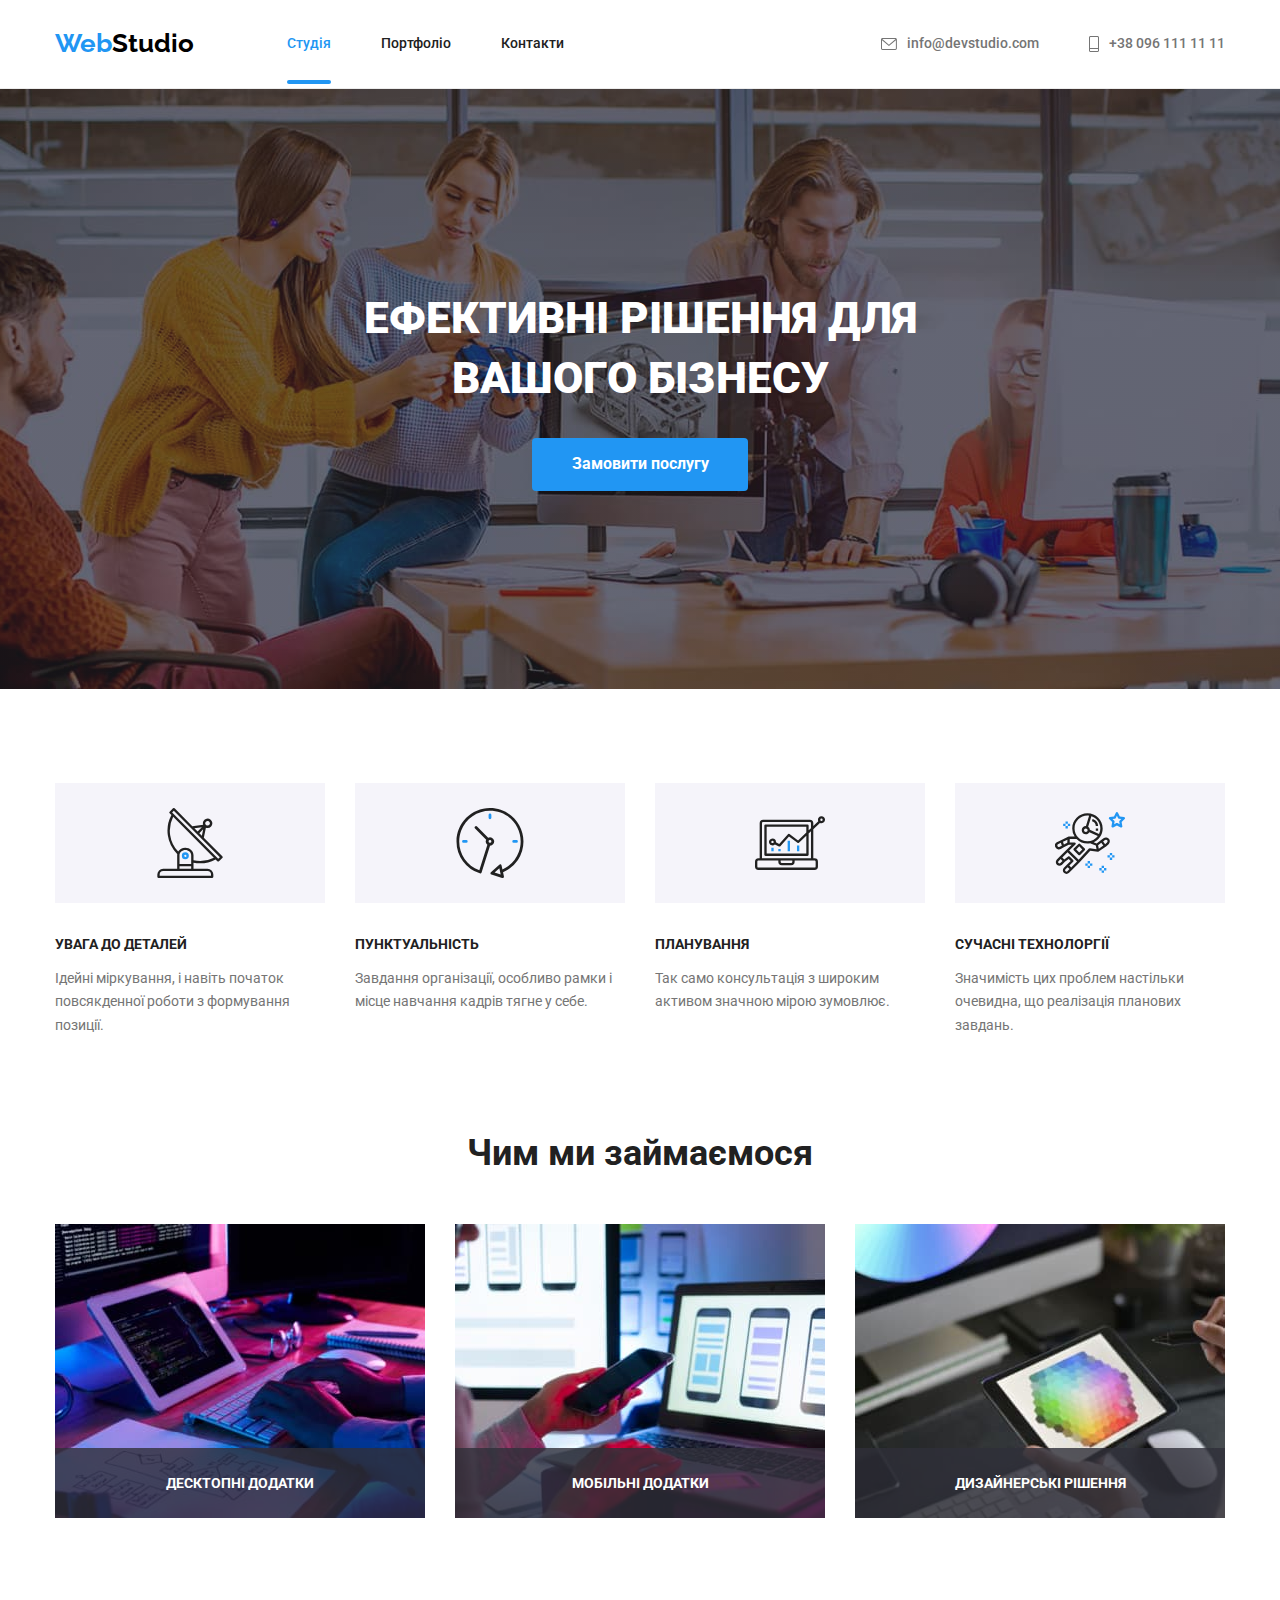
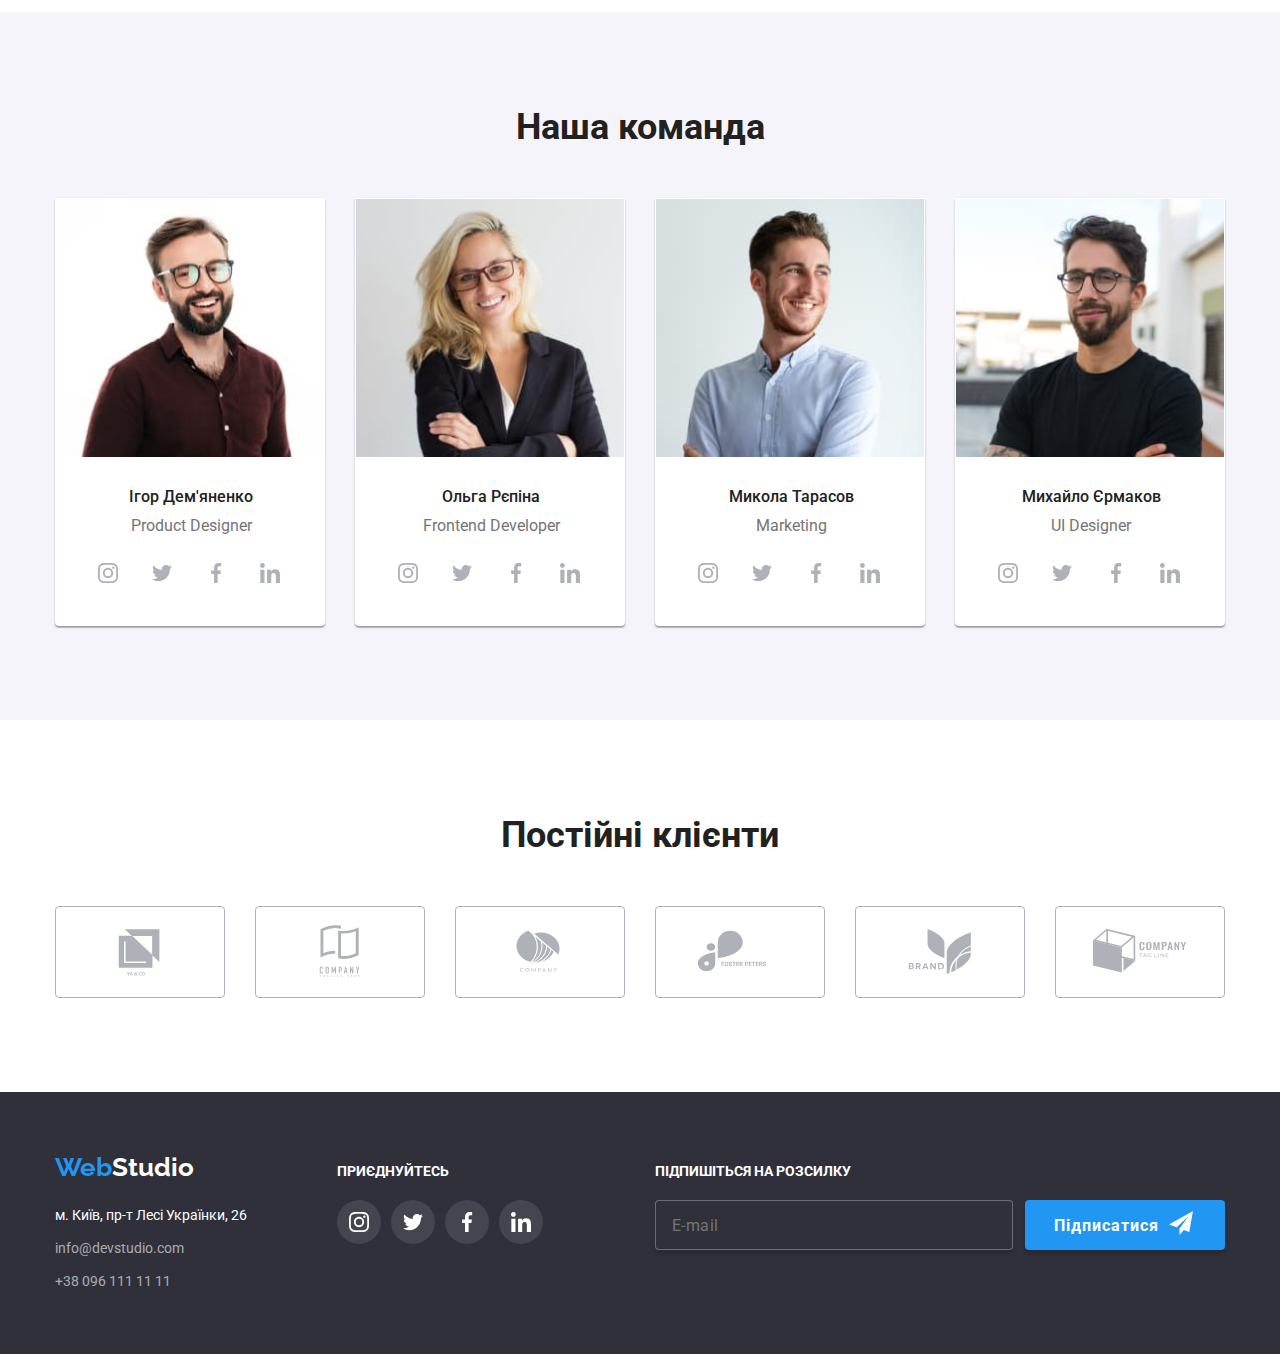
<file: index.html>
<!DOCTYPE html>
<html lang="uk">
  <head>
    <meta charset="UTF-8" />
    <meta http-equiv="X-UA-Compatible" content="IE=edge" />
    <meta name="viewport" content="width=device-width, initial-scale=1.0" />
    <link
      href="https://fonts.googleapis.com/css2?family=Raleway:wght@700&family=Roboto:wght@400;500;700;900&display=swap"
      rel="stylesheet"
    />
    <title>Document</title>
    <link
      rel="stylesheet"
      href="https://cdnjs.cloudflare.com/ajax/libs/modern-normalize/1.1.0/modern-normalize.min.css"
    />
    <link rel="stylesheet" href="./css/styles.css" />
  </head>

  <body class="body">
    <header class="header">
      <div class="container heder-box">
        <nav class="nav-links">
          <a href="./index.html" class="logo header-logo" lang="en"
            >Web<span class="header-studio">Studio</span></a
          >
          <ul class="nav list">
            <li class="nav-item">
              <a href="./index.html" class="nav-link link current">Студія</a>
            </li>
            <li class="nav-item">
              <a href="./portfolio.html" class="nav-link link">Портфоліо</a>
            </li>
            <li class="nav-item last">
              <a href="#" class="nav-link link">Контакти</a>
            </li>
          </ul>
        </nav>
        <ul class="auth-nav list">
          <li class="auth-item">
            <a href="mailto:info@devstudio.com" class="header-emeil link"
              ><svg class="icon-emeil" width="16" height="12">
                <use href="./images/icons.svg#icon-konvert"></use></svg
              >info@devstudio.com</a
            >
          </li>
          <li class="auth-item-last">
            <a href="tel:+380961111111" class="header-tel link"
              ><svg class="icon-tel" width="10" height="16">
                <use href="./images/icons.svg#icon-Vector"></use></svg
              >+38 096 111 11 11</a
            >
          </li>
        </ul>
      </div>
    </header>

    <main class="main">
      <section class="hero section">
        <div class="container">
          <h1 class="hero-title">Ефективні рішення для вашого бізнесу</h1>
          <button type="button" class="button" data-modal-open>
            Замовити послугу
          </button>
        </div>
      </section>

      <section class="features section">
        <div class="container">
          <h2 class="title visually-hidden">Наші переваги</h2>
          <ul class="features-list list">
            <li class="features-item">
              <div class="features-cards">
                <svg class="icon-cards" width="70px" height="70px">
                  <use href="./images/icons.svg#icon-antenna1"></use>
                </svg>
              </div>
              <h3 class="list-title">Увага до деталей</h3>
              <p class="text">
                Ідейні міркування, і навіть початок повсякденної роботи з
                формування позиції.
              </p>
            </li>
            <li class="features-item">
              <div class="features-cards">
                <svg class="icon-cards" width="70px" height="70px">
                  <use href="./images/icons.svg#icon-clock1"></use>
                </svg>
              </div>
              <h3 class="list-title">Пунктуальність</h3>
              <p class="text">
                Завдання організації, особливо рамки і місце навчання кадрів
                тягне у себе.
              </p>
            </li>
            <li class="features-item">
              <div class="features-cards">
                <svg class="icon-cards" width="70px" height="70px">
                  <use href="./images/icons.svg#icon-diagram1"></use>
                </svg>
              </div>
              <h3 class="list-title">Планування</h3>
              <p class="text">
                Так само консультація з широким активом значною мірою зумовлює.
              </p>
            </li>
            <li class="features-item last">
              <div class="features-cards">
                <svg class="icon-cards" width="70px" height="70px">
                  <use href="./images/icons.svg#icon-astronaut1"></use>
                </svg>
              </div>
              <h3 class="list-title">Сучасні технолоргії</h3>
              <p class="text">
                Значимість цих проблем настільки очевидна, що реалізація
                планових завдань.
              </p>
            </li>
          </ul>
        </div>
      </section>

      <section class="works section">
        <div class="container">
          <h2 class="title">Чим ми займаємося</h2>
          <ul class="works-list list">
            <li class="works-item">
              <div class="works-img">
                <img
                  class="img"
                  src="./images/1img.jpg"
                  alt="Написання програмного коду"
                  width="370"
                  height="294"
                />
                <div class="work-bg">
                  <p class="work-text">Десктопні додатки</p>
                </div>
              </div>
            </li>
            <li class="works-item">
              <div class="works-img">
                <img
                  class="img"
                  src="./images/2img.jpg"
                  alt="Розмітка веб-сторінки"
                  width="370"
                  height="294"
                />
                <div class="work-bg">
                  <p class="work-text">Мобільні додатки</p>
                </div>
              </div>
            </li>
            <li class="works-item last">
              <div class="works-img">
                <img
                  class="img"
                  src="./images/3img.jpg"
                  alt="Оформлення сторінки з використанням стилів"
                  width="370"
                  height="294"
                />
                <div class="work-bg">
                  <p class="work-text">Дизайнерські рішення</p>
                </div>
              </div>
            </li>
          </ul>
        </div>
      </section>

      <section class="teame section">
        <div class="container">
          <h2 class="title">Наша команда</h2>
          <ul class="teame-list">
            <li class="teame-item">
              <img
                class="img"
                src="./images/1photo.jpg"
                alt="Фото Ігора Дем'яненка"
                width="270"
                height="260"
              />
              <div class="team-container">
                <h3 class="name">Ігор Дем'яненко</h3>
                <p class="profession">Product Designer</p>
                <ul class="icon-list">
                  <li class="icon-item">
                    <a href="#" class="icon-link">
                      <svg class="icon-net" width="20px" height="20px">
                        <use href="./images/icons.svg#icon-instagram2"></use>
                      </svg>
                    </a>
                  </li>
                  <li class="icon-item">
                    <a href="#" class="icon-link">
                      <svg class="icon-net" width="20px" height="20px">
                        <use href="./images/icons.svg#icon-twitter1"></use>
                      </svg>
                    </a>
                  </li>
                  <li class="icon-item">
                    <a href="#" class="icon-link">
                      <svg class="icon-net" width="20px" height="20px">
                        <use href="./images/icons.svg#icon-facebook1"></use>
                      </svg>
                    </a>
                  </li>
                  <li class="icon-item">
                    <a href="#" class="icon-link">
                      <svg class="icon-net" width="20px" height="20px">
                        <use href="./images/icons.svg#icon-linkedin1"></use>
                      </svg>
                    </a>
                  </li>
                </ul>
              </div>
            </li>
            <li class="teame-item">
              <img
                class="img"
                src="./images/2photo.jpg"
                alt="Фото Ольги Рєпіної"
                width="270"
                height="260"
              />
              <div class="team-container">
                <h3 class="name">Ольга Рєпіна</h3>
                <p class="profession">Frontend Developer</p>
                <ul class="icon-list">
                  <li class="icon-item">
                    <a href="#" class="icon-link">
                      <svg class="icon-net" width="20px" height="20px">
                        <use href="./images/icons.svg#icon-instagram2"></use>
                      </svg>
                    </a>
                  </li>
                  <li class="icon-item">
                    <a href="#" class="icon-link">
                      <svg class="icon-net" width="20px" height="20px">
                        <use href="./images/icons.svg#icon-twitter1"></use>
                      </svg>
                    </a>
                  </li>
                  <li class="icon-item">
                    <a href="#" class="icon-link">
                      <svg class="icon-net" width="20px" height="20px">
                        <use href="./images/icons.svg#icon-facebook1"></use>
                      </svg>
                    </a>
                  </li>
                  <li class="icon-item">
                    <a href="#" class="icon-link">
                      <svg class="icon-net" width="20px" height="20px">
                        <use href="./images/icons.svg#icon-linkedin1"></use>
                      </svg>
                    </a>
                  </li>
                </ul>
              </div>
            </li>
            <li class="teame-item">
              <img
                class="img"
                src="./images/3photo.jpg"
                alt="Фото Миколи Тарасова"
                width="270"
                height="260"
              />
              <div class="team-container">
                <h3 class="name">Микола Тарасов</h3>
                <p class="profession">Marketing</p>
                <ul class="icon-list">
                  <li class="icon-item">
                    <a href="#" class="icon-link">
                      <svg class="icon-net" width="20px" height="20px">
                        <use href="./images/icons.svg#icon-instagram2"></use>
                      </svg>
                    </a>
                  </li>
                  <li class="icon-item">
                    <a href="#" class="icon-link">
                      <svg class="icon-net" width="20px" height="20px">
                        <use href="./images/icons.svg#icon-twitter1"></use>
                      </svg>
                    </a>
                  </li>
                  <li class="icon-item">
                    <a href="#" class="icon-link">
                      <svg class="icon-net" width="20px" height="20px">
                        <use href="./images/icons.svg#icon-facebook1"></use>
                      </svg>
                    </a>
                  </li>
                  <li class="icon-item">
                    <a href="#" class="icon-link">
                      <svg class="icon-net" width="20px" height="20px">
                        <use href="./images/icons.svg#icon-linkedin1"></use>
                      </svg>
                    </a>
                  </li>
                </ul>
              </div>
            </li>
            <li class="teame-item last">
              <img
                class="img"
                src="./images/4photo.jpg"
                alt="Фото Михайла Єрмакова"
                width="270"
                height="260"
              />
              <div class="team-container">
                <h3 class="name">Михайло Єрмаков</h3>
                <p class="profession">UI Designer</p>
                <ul class="icon-list">
                  <li class="icon-item">
                    <a href="#" class="icon-link">
                      <svg class="icon-net" width="20px" height="20px">
                        <use href="./images/icons.svg#icon-instagram2"></use>
                      </svg>
                    </a>
                  </li>
                  <li class="icon-item">
                    <a href="#" class="icon-link">
                      <svg class="icon-net" width="20px" height="20px">
                        <use href="./images/icons.svg#icon-twitter1"></use>
                      </svg>
                    </a>
                  </li>
                  <li class="icon-item">
                    <a href="#" class="icon-link">
                      <svg class="icon-net" width="20px" height="20px">
                        <use href="./images/icons.svg#icon-facebook1"></use>
                      </svg>
                    </a>
                  </li>
                  <li class="icon-item">
                    <a href="#" class="icon-link">
                      <svg class="icon-net" width="20px" height="20px">
                        <use href="./images/icons.svg#icon-linkedin1"></use>
                      </svg>
                    </a>
                  </li>
                </ul>
              </div>
            </li>
          </ul>
        </div>
      </section>

      <section class="clients section">
        <div class="container">
          <h2 class="title">Постійні клієнти</h2>
          <ul class="client-logo">
            <li class="client-item">
              <a href="#" class="client-link">
                <svg class="icon-client" width="106px" height="60px">
                  <use href="./images/icons.svg#icon-Logo1"></use>
                </svg>
              </a>
            </li>
            <li class="client-item">
              <a href="#" class="client-link">
                <svg class="icon-client" width="106px" height="60px">
                  <use href="./images/icons.svg#icon-Logo2"></use>
                </svg>
              </a>
            </li>
            <li class="client-item">
              <a href="#" class="client-link">
                <svg class="icon-client" width="106px" height="60px">
                  <use href="./images/icons.svg#icon-Logo3"></use>
                </svg>
              </a>
            </li>
            <li class="client-item">
              <a href="#" class="client-link">
                <svg class="icon-client" width="106px" height="60px">
                  <use href="./images/icons.svg#icon-Logo4"></use>
                </svg>
              </a>
            </li>
            <li class="client-item">
              <a href="#" class="client-link">
                <svg class="icon-client" width="106px" height="60px">
                  <use href="./images/icons.svg#icon-Logo5"></use>
                </svg>
              </a>
            </li>
            <li class="client-item">
              <a href="#" class="client-link">
                <svg class="icon-client" width="106px" height="60px">
                  <use href="./images/icons.svg#icon-Logo6"></use>
                </svg>
              </a>
            </li>
          </ul>
        </div>
      </section>
    </main>

    <footer class="footer">
      <div class="container footer-flex">
        <div class="footer-contacts">
          <a href="./index.html" class="logo link" lang="en"
            >Web<span class="footer-studio">Studio</span></a
          >
          <address class="footer-address">
            <ul class="footer-list">
              <li class="address-item">
                <a
                  href="https://goo.gl/maps/CPtrU1FHBa2aNyZL9"
                  target="_blank"
                  rel="noopener noreferrer nofollow"
                  class="address-link"
                  >м. Київ, пр-т Лесі Українки, 26</a
                >
              </li>
              <li class="address-item">
                <a
                  href="mailto:info@devstudio.com"
                  class="footer-emeil footer-link"
                  >info@devstudio.com</a
                >
              </li>
              <li class="address-item">
                <a href="tel:+380961111111" class="footer-tel footer-link"
                  >+38 096 111 11 11</a
                >
              </li>
            </ul>
          </address>
        </div>
        <div class="net">
          <p class="net-title">Приєднуйтесь</p>
          <ul class="net-list">
            <li class="net-item">
              <a href="#" class="net-link">
                <svg class="icon-net" width="20px" height="20px">
                  <use href="./images/icons.svg#icon-instagram2"></use>
                </svg>
              </a>
            </li>
            <li class="net-item">
              <a href="#" class="net-link">
                <svg class="icon-net" width="20px" height="20px">
                  <use href="./images/icons.svg#icon-twitter1"></use>
                </svg>
              </a>
            </li>
            <li class="net-item">
              <a href="#" class="net-link">
                <svg class="icon-net" width="20px" height="20px">
                  <use href="./images/icons.svg#icon-facebook1"></use>
                </svg>
              </a>
            </li>
            <li class="net-item">
              <a href="#" class="net-link">
                <svg class="icon-net" width="20px" height="20px">
                  <use href="./images/icons.svg#icon-linkedin1"></use>
                </svg>
              </a>
            </li>
          </ul>
        </div>
        <div class="form-footer">
          <p class="net-title">Підпишіться на розсилку</p>
          <form class="form-box" name="form-emeil">
            <label class="form-footer-label" for="user_email">
              <input
                class="form-footer-input"
                type="email"
                name="user_email"
                id="user_email"
                placeholder="E-mail"
              />
            </label>
            <button type="submit" class="button-footer">
              Підписатися
              <svg class="footer-telegr-icon" width="24px" height="24px">
                <use href="./images/icons.svg#icon-telegr"></use>
              </svg>
            </button>
          </form>
        </div>
      </div>
    </footer>

    <div class="backdrop is-hidden" data-modal>
      <div class="modal">
        <button class="close-button" type="button" data-modal-close>
          <svg class="icon-close" width="18px" height="18px">
            <use href="./images/icons.svg#icon-close-black"></use>
          </svg>
        </button>
        <p class="form-text">Залиште свої дані, ми вам передзвонимо</p>

        <form name="modal-form" autocomplete="off">
          <label class="label-modal" for="name-modal">Ім'я</label>
          <div class="form-control">
            <input
              class="form-input"
              id="name-modal"
              type="text"
              name="name-modal"
            />
            <svg class="form-modal-icon" width="18px" height="18px">
              <use href="./images/icons.svg#icon-person"></use>
            </svg>
          </div>

          <label class="label-modal" for="tel-modal">Телефон</label>
          <div class="form-control">
            <input
              class="form-input"
              id="tel-modal"
              type="tel"
              name="tel-modal"
            />
            <svg class="form-modal-icon" width="18px" height="18px">
              <use href="./images/icons.svg#icon-phoneform"></use>
            </svg>
          </div>

          <label class="label-modal" for="email-modal">Пошта</label>
          <div class="form-control">
            <input
              class="form-input"
              id="email-modal"
              type="email"
              name="email-modal"
            />
            <svg class="form-modal-icon" width="18px" height="18px">
              <use href="./images/icons.svg#icon-emailform"></use>
            </svg>
          </div>

          <label class="label-modal" for="comment">Коментар</label>
          <textarea
            class="comment-modal"
            name="comment"
            id="comment"
            placeholder="Введіть текст"
          ></textarea>

          <div class="checkbox-section">
            <label class="checkbox-label" for="terms-checkbox">
              <input
                class="checkbox-input visually-hidden"
                id="terms-checkbox"
                type="checkbox"
                name="terms-checkbox"
              />
              <svg class="checkbox-icon" width="16px" height="15px">
                <use href="./images/icons.svg#icon-check"></use>
              </svg>
              Погоджуюся з розсилкою та приймаю
              <a class="checkbox-conditions" href="#">Умови договору</a>
            </label>
          </div>

          <button class="form-button" type="submit">Відправити</button>
        </form>
      </div>
    </div>
    <script src="./js/modal.js"></script>
  </body>
</html>
</file>
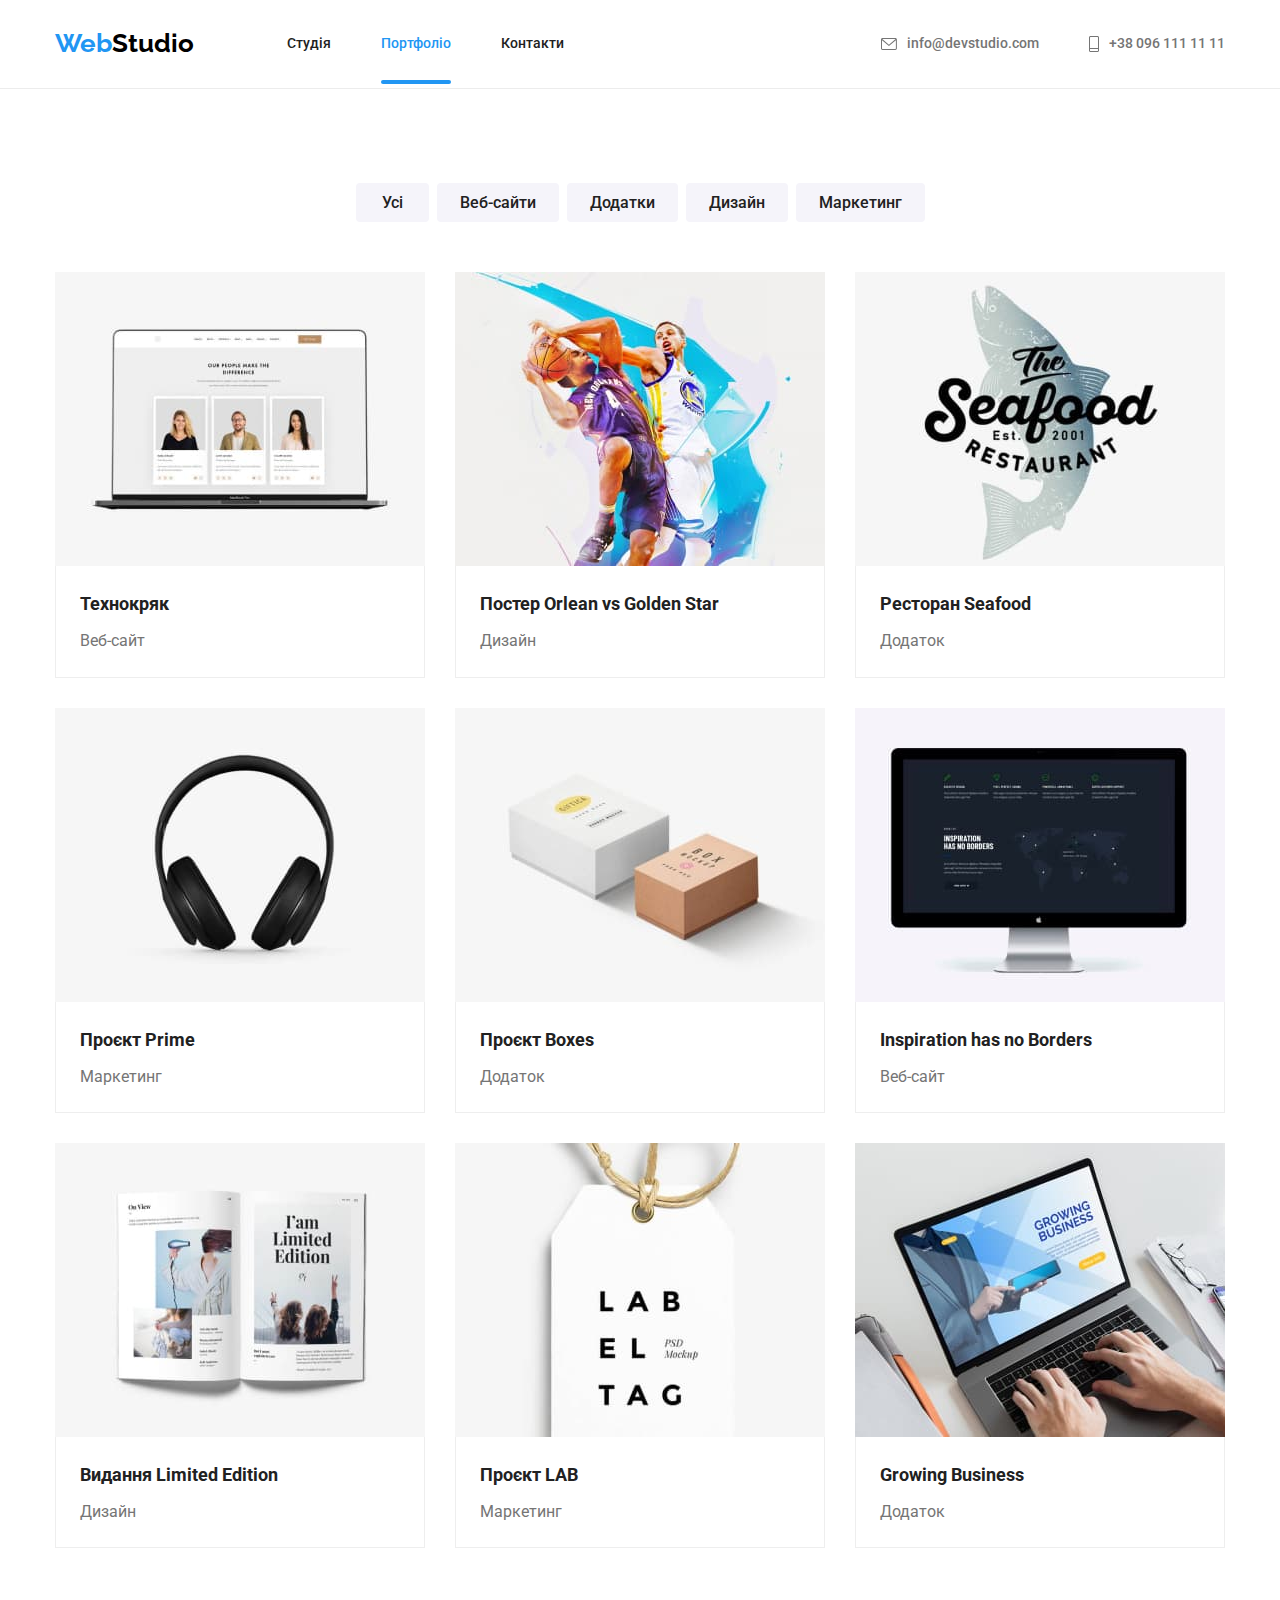
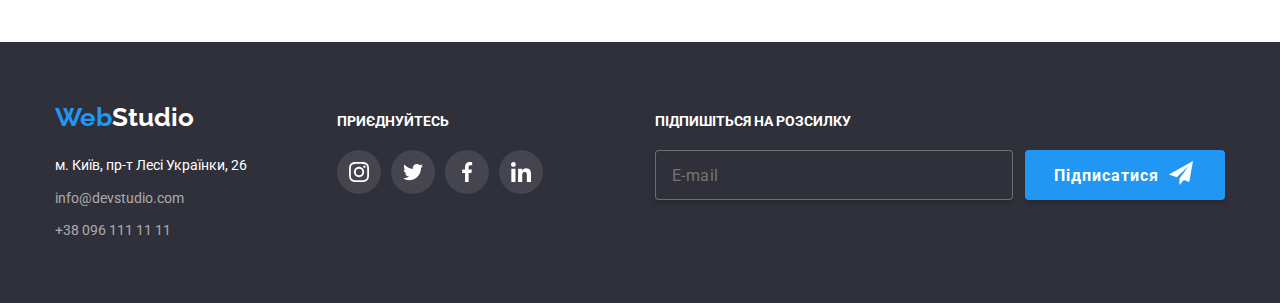
<file: portfolio.html>
<!DOCTYPE html>
<html lang="uk">
  <head>
    <meta charset="UTF-8" />
    <meta http-equiv="X-UA-Compatible" content="IE=edge" />
    <meta name="viewport" content="width=device-width, initial-scale=1.0" />
    <link
      href="https://fonts.googleapis.com/css2?family=Raleway:wght@700&family=Roboto:wght@400;500;700;900&display=swap"
      rel="stylesheet"
    />
    <title>Document</title>
    <link
      rel="stylesheet"
      href="https://cdnjs.cloudflare.com/ajax/libs/modern-normalize/1.1.0/modern-normalize.min.css"
    />
    <link rel="stylesheet" href="./css/styles.css" />
  </head>
  <body>
    <header class="header">
      <div class="container heder-box">
        <nav class="nav-links">
          <a href="./index.html" class="logo header-logo" lang="en"
            >Web<span class="header-studio">Studio</span></a
          >
          <ul class="nav list">
            <li class="nav-item">
              <a href="./index.html" class="nav-link link">Студія</a>
            </li>
            <li class="nav-item">
              <a href="./portfolio.html" class="nav-link link current"
                >Портфоліо</a
              >
            </li>
            <li class="nav-item last">
              <a href="#" class="nav-link link">Контакти</a>
            </li>
          </ul>
        </nav>
        <ul class="auth-nav list">
          <li class="auth-item">
            <a href="mailto:info@devstudio.com" class="header-emeil link"
              ><svg class="icon-emeil" width="16" height="12">
                <use href="./images/icons.svg#icon-konvert"></use></svg
              >info@devstudio.com</a
            >
          </li>
          <li class="auth-item-last">
            <a href="tel:+380961111111" class="header-tel link"
              ><svg class="icon-tel" width="10" height="16">
                <use href="./images/icons.svg#icon-Vector"></use></svg
              >+38 096 111 11 11</a
            >
          </li>
        </ul>
      </div>
    </header>

    <main>
      <section class="portfolio section">
        <div class="container">
          <h1 class="portfolio-title visually-hidden">Портфоліо</h1>
          <ul class="filter list">
            <li class="filter-item">
              <button type="button" class="filter-button">Усі</button>
            </li>
            <li class="filter-item">
              <button type="button" class="filter-button">Веб-сайти</button>
            </li>
            <li class="filter-item">
              <button type="button" class="filter-button">Додатки</button>
            </li>
            <li class="filter-item">
              <button type="button" class="filter-button">Дизайн</button>
            </li>
            <li class="filter-item">
              <button type="button" class="filter-button">Маркетинг</button>
            </li>
          </ul>
          <ul class="portfolio-links">
            <li class="portfolio-list">
              <a href="#" class="portfolio-link">
                <div class="portfolio-overlay">
                  <img
                    class="img"
                    src="./images/texnokr.jpg"
                    alt="Зображення двох жінок і одного чоловіка"
                    width="370"
                    height="294"
                  />
                  <div class="overlay-card">
                    <p class="text-overlay">
                      Ресурс пропонує комплексні пропозиції з різним рівнем
                      функціоналу та сервісів. Все це дозволить відвідувачу
                      отримати вичерпні відомості про компанію чи приватну
                      особу.
                    </p>
                  </div>
                </div>
                <div class="project">
                  <h2 class="project-title">Технокряк</h2>
                  <p class="project-text">Веб-сайт</p>
                </div>
              </a>
            </li>
            <li class="portfolio-list">
              <a href="#" class="portfolio-link">
                <div class="portfolio-overlay">
                  <img
                    class="img"
                    src="./images/poster.jpg"
                    alt="Два баскетболіста борються за м'яч"
                    width="370"
                    height="294"
                  />
                  <div class="overlay-card">
                    <p class="text-overlay">
                      Ресурс пропонує комплексні пропозиції з різним рівнем
                      функціоналу та сервісів. Все це дозволить відвідувачу
                      отримати вичерпні відомості про компанію чи приватну
                      особу.
                    </p>
                  </div>
                </div>
                <div class="project">
                  <h2 class="project-title">
                    Постер <span lang="en"> Orlean vs Golden Star</span>
                  </h2>
                  <p class="project-text">Дизайн</p>
                </div>
              </a>
            </li>
            <li class="portfolio-list">
              <a href="#" class="portfolio-link">
                <div class="portfolio-overlay">
                  <img
                    class="img"
                    src="./images/restor.jpg"
                    alt="Логотип ресторану риба"
                    width="370"
                    height="294"
                  />
                  <div class="overlay-card">
                    <p class="text-overlay">
                      Ресурс пропонує комплексні пропозиції з різним рівнем
                      функціоналу та сервісів. Все це дозволить відвідувачу
                      отримати вичерпні відомості про компанію чи приватну
                      особу.
                    </p>
                  </div>
                </div>
                <div class="project">
                  <h2 class="project-title">
                    Ресторан <span lang="en">Seafood</span>
                  </h2>
                  <p class="project-text">Додаток</p>
                </div>
              </a>
            </li>
            <li class="portfolio-list">
              <a href="#" class="portfolio-link">
                <div class="portfolio-overlay">
                  <img
                    class="img"
                    src="./images/prime.jpg"
                    alt="Бездротові чорні навушники"
                    width="370"
                    height="294"
                  />
                  <div class="overlay-card">
                    <p class="text-overlay">
                      Ресурс пропонує комплексні пропозиції з різним рівнем
                      функціоналу та сервісів. Все це дозволить відвідувачу
                      отримати вичерпні відомості про компанію чи приватну
                      особу.
                    </p>
                  </div>
                </div>
                <div class="project">
                  <h2 class="project-title">
                    Проєкт <span lang="en">Prime</span>
                  </h2>
                  <p class="project-text">Маркетинг</p>
                </div>
              </a>
            </li>
            <li class="portfolio-list">
              <a href="#" class="portfolio-link">
                <div class="portfolio-overlay">
                  <img
                    class="img"
                    src="./images/boxies.jpg"
                    alt="Дві коробки"
                    width="370"
                    height="294"
                  />
                  <div class="overlay-card">
                    <p class="text-overlay">
                      Ресурс пропонує комплексні пропозиції з різним рівнем
                      функціоналу та сервісів. Все це дозволить відвідувачу
                      отримати вичерпні відомості про компанію чи приватну
                      особу.
                    </p>
                  </div>
                </div>
                <div class="project">
                  <h2 class="project-title">
                    Проєкт <span lang="en">Boxes</span>
                  </h2>
                  <p class="project-text">Додаток</p>
                </div>
              </a>
            </li>
            <li class="portfolio-list">
              <a href="#" class="portfolio-link">
                <div class="portfolio-overlay">
                  <img
                    class="img"
                    src="./images/inspirat.jpg"
                    alt="Зображення карти світу на моніторі комп'ютера"
                    width="370"
                    height="294"
                  />
                  <div class="overlay-card">
                    <p class="text-overlay">
                      Ресурс пропонує комплексні пропозиції з різним рівнем
                      функціоналу та сервісів. Все це дозволить відвідувачу
                      отримати вичерпні відомості про компанію чи приватну
                      особу.
                    </p>
                  </div>
                </div>
                <div class="project">
                  <h2 class="project-title">
                    <span lang="en">Inspiration has no Borders</span>
                  </h2>
                  <p class="project-text">Веб-сайт</p>
                </div>
              </a>
            </li>
            <li class="portfolio-list">
              <a href="#" class="portfolio-link">
                <div class="portfolio-overlay">
                  <img
                    class="img"
                    src="./images/vudannja.jpg"
                    alt="Розгорнутий журнал"
                    width="370"
                    height="294"
                  />
                  <div class="overlay-card">
                    <p class="text-overlay">
                      Ресурс пропонує комплексні пропозиції з різним рівнем
                      функціоналу та сервісів. Все це дозволить відвідувачу
                      отримати вичерпні відомості про компанію чи приватну
                      особу.
                    </p>
                  </div>
                </div>
                <div class="project">
                  <h2 class="project-title">
                    Видання <span lang="en">Limited Edition</span>
                  </h2>
                  <p class="project-text">Дизайн</p>
                </div>
              </a>
            </li>
            <li class="portfolio-list">
              <a href="#" class="portfolio-link">
                <div class="portfolio-overlay">
                  <img
                    class="img"
                    src="./images/lab.jpg"
                    alt="Етикетка (бірка)"
                    width="370"
                    height="294"
                  />
                  <div class="overlay-card">
                    <p class="text-overlay">
                      Ресурс пропонує комплексні пропозиції з різним рівнем
                      функціоналу та сервісів. Все це дозволить відвідувачу
                      отримати вичерпні відомості про компанію чи приватну
                      особу.
                    </p>
                  </div>
                </div>
                <div class="project">
                  <h2 class="project-title">
                    Проєкт <span lang="en">LAB</span>
                  </h2>
                  <p class="project-text">Маркетинг</p>
                </div>
              </a>
            </li>
            <li class="portfolio-list">
              <a href="#" class="portfolio-link">
                <div class="portfolio-overlay">
                  <img
                    class="img"
                    src="./images/growing.jpg"
                    alt="Людина працює на ноутбуці"
                    width="370"
                    height="294"
                  />
                  <div class="overlay-card">
                    <p class="text-overlay">
                      Ресурс пропонує комплексні пропозиції з різним рівнем
                      функціоналу та сервісів. Все це дозволить відвідувачу
                      отримати вичерпні відомості про компанію чи приватну
                      особу.
                    </p>
                  </div>
                </div>
                <div class="project">
                  <h2 class="project-title">
                    <span lang="en">Growing Business</span>
                  </h2>
                  <p class="project-text">Додаток</p>
                </div>
              </a>
            </li>
          </ul>
        </div>
      </section>
    </main>

    <footer class="footer">
      <div class="container footer-flex">
        <div class="footer-contacts">
          <a href="./index.html" class="logo link" lang="en"
            >Web<span class="footer-studio">Studio</span></a
          >
          <address class="footer-address">
            <ul class="footer-list">
              <li class="address-item">
                <a
                  href="https://goo.gl/maps/CPtrU1FHBa2aNyZL9"
                  target="_blank"
                  rel="noopener noreferrer nofollow"
                  class="address-link"
                  >м. Київ, пр-т Лесі Українки, 26</a
                >
              </li>
              <li class="address-item">
                <a
                  href="mailto:info@devstudio.com"
                  class="footer-emeil footer-link"
                  >info@devstudio.com</a
                >
              </li>
              <li class="address-item">
                <a href="tel:+380961111111" class="footer-tel footer-link"
                  >+38 096 111 11 11</a
                >
              </li>
            </ul>
          </address>
        </div>
        <div class="net">
          <p class="net-title">Приєднуйтесь</p>
          <ul class="net-list">
            <li class="net-item">
              <a href="#" class="net-link">
                <svg class="icon-net" width="20px" height="20px">
                  <use href="./images/icons.svg#icon-instagram2"></use>
                </svg>
              </a>
            </li>
            <li class="net-item">
              <a href="#" class="net-link">
                <svg class="icon-net" width="20px" height="20px">
                  <use href="./images/icons.svg#icon-twitter1"></use>
                </svg>
              </a>
            </li>
            <li class="net-item">
              <a href="#" class="net-link">
                <svg class="icon-net" width="20px" height="20px">
                  <use href="./images/icons.svg#icon-facebook1"></use>
                </svg>
              </a>
            </li>
            <li class="net-item">
              <a href="#" class="net-link">
                <svg class="icon-net" width="20px" height="20px">
                  <use href="./images/icons.svg#icon-linkedin1"></use>
                </svg>
              </a>
            </li>
          </ul>
        </div>
        <div class="form-footer">
          <p class="net-title">Підпишіться на розсилку</p>
          <form name="form-emeil">
            <div class="form-box">
              <label class="form-footer-label" for="user_email">
                <input
                  class="form-footer-input"
                  type="email"
                  name="user_email"
                  id="user_email"
                  placeholder="E-mail"
                />
              </label>
              <button type="submit" class="button-footer">
                Підписатися
                <svg class="footer-telegr-icon" width="24px" height="24px">
                  <use href="./images/icons.svg#icon-telegr"></use>
                </svg>
              </button>
            </div>
          </form>
        </div>
      </div>
    </footer>
  </body>
</html>
</file>
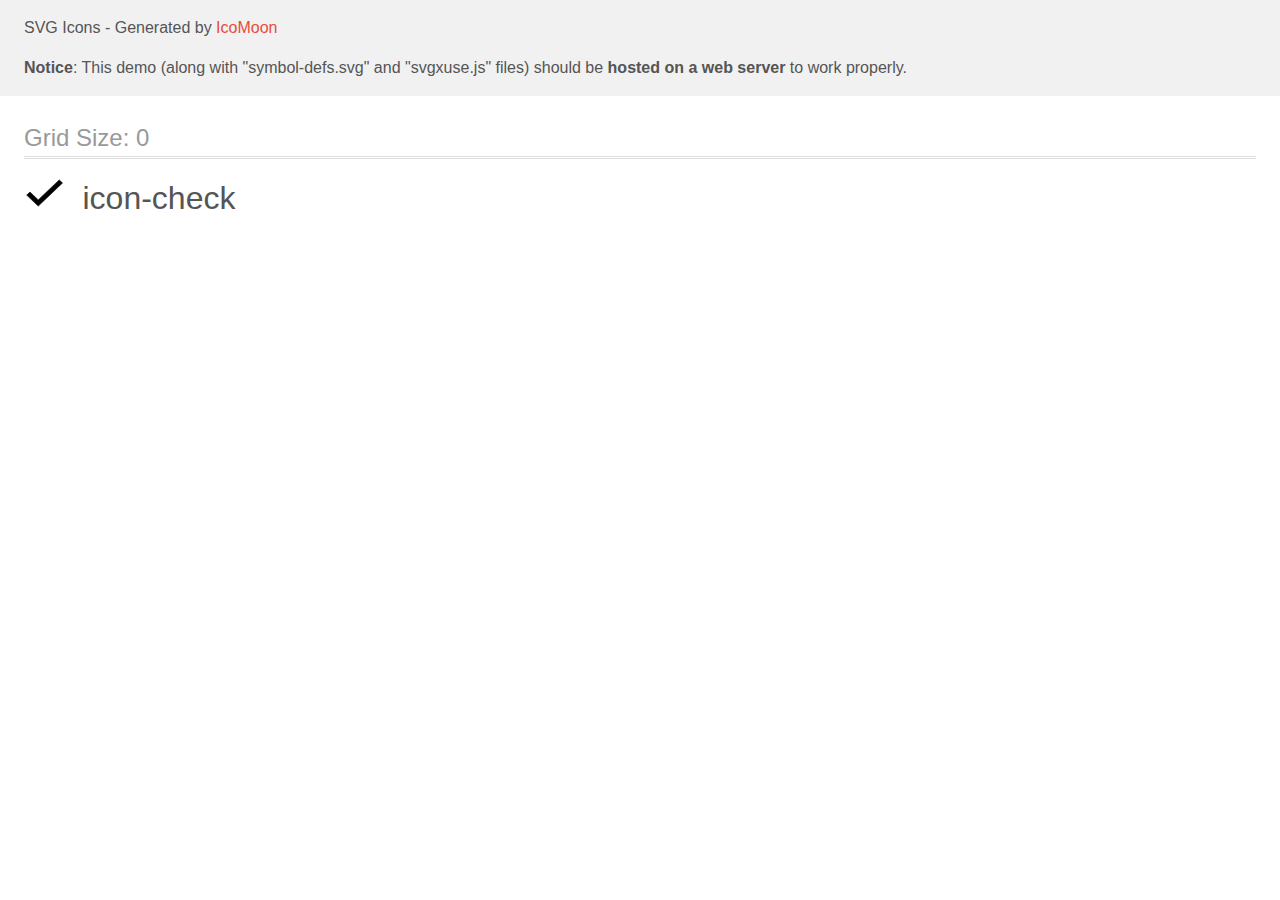
<file: iconform/icomoon/demo-external-svg.html>
<!doctype html>
<html>
<head>
    <title>IcoMoon - SVG Icons</title>
    <meta charset="utf-8">
    <meta name="viewport" content="width=device-width, initial-scale=1">
    <link rel="stylesheet" href="demo-files/demo.css">
    <link rel="stylesheet" href="style.css">
</head>
<body>
<header class="bgc1 clearfix">
<div class="mhl">
    <p>SVG Icons - Generated by <a href="https://icomoon.io/app">IcoMoon</a></p><p><strong>Notice</strong>: This demo (along with "symbol-defs.svg" and "svgxuse.js" files) should be <b>hosted on a web server</b> to work properly.</p>
</div>
</header>
    <div class="clearfix mhl ptl">
        <h1 class="mvm mtn fgc1">Grid Size: 0</h1>
        <div class="glyph fs1">
            <div class="clearfix pbs">
                <svg class="icon icon-check"><use xlink:href="symbol-defs.svg#icon-check"></use></svg><span class="name"> icon-check</span>
            </div>
        </div>
  </div>
<script defer src="svgxuse.js"></script>
</body>
</html>
</file>
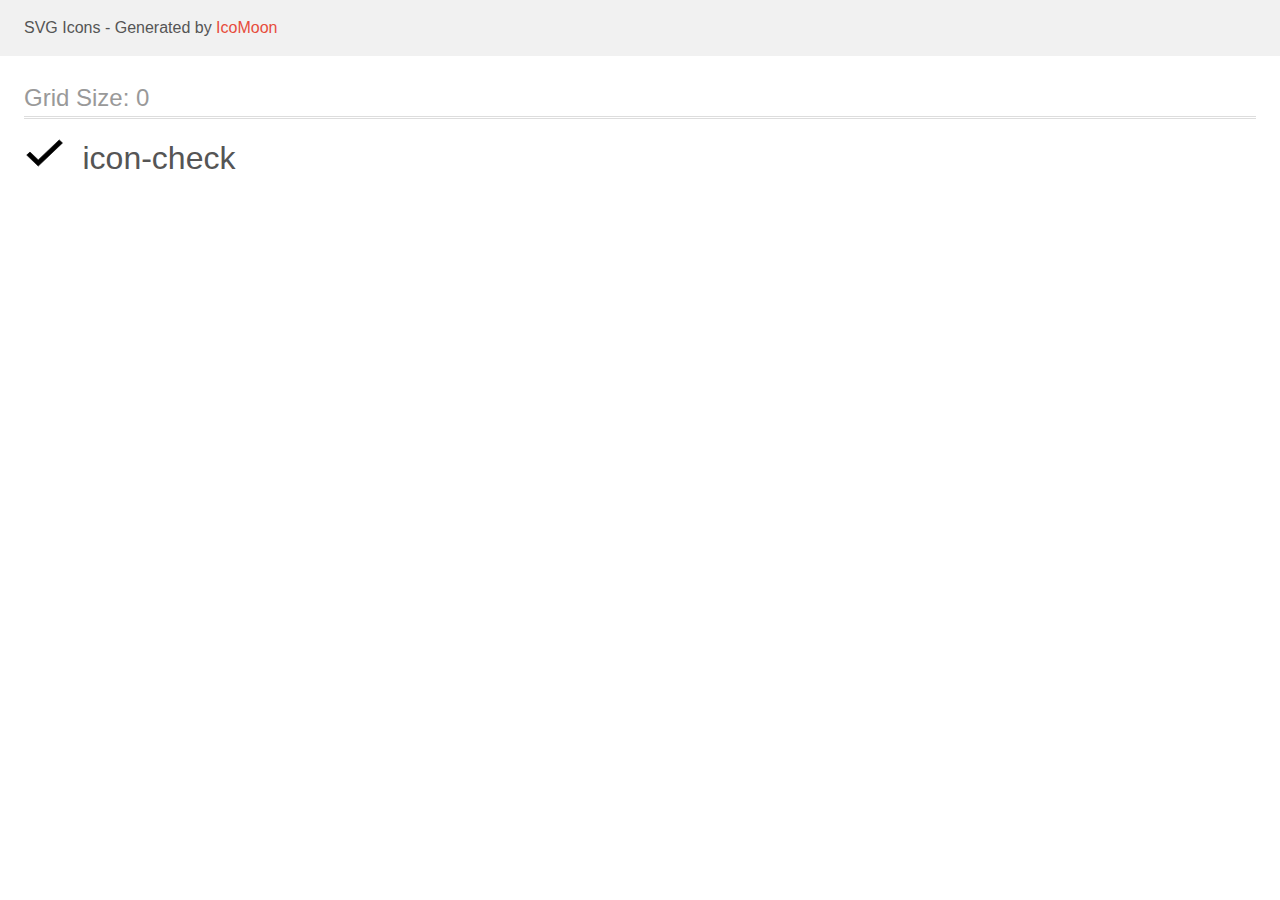
<file: iconform/icomoon/demo.html>
<!doctype html>
<html>
<head>
    <title>IcoMoon - SVG Icons</title>
    <meta charset="utf-8">
    <meta name="viewport" content="width=device-width, initial-scale=1">
    <link rel="stylesheet" href="demo-files/demo.css">
    <link rel="stylesheet" href="style.css">
</head>
<body>
<svg aria-hidden="true" style="position: absolute; width: 0; height: 0; overflow: hidden;" version="1.1" xmlns="http://www.w3.org/2000/svg" xmlns:xlink="http://www.w3.org/1999/xlink">
<defs>
<symbol id="icon-check" viewBox="0 0 42 32">
<path stroke-linejoin="miter" stroke-linecap="butt" stroke-miterlimit="4" stroke-width="0.64" d="M6.263 15.205l-0.22-0.21-3.307 3.132 11.651 11.114 24.477-23.351-3.285-3.134-21.192 20.197-8.124-7.75z"></path>
</symbol>
</defs>
</svg>

<header class="bgc1 clearfix">
<div class="mhl">
    <p>SVG Icons - Generated by <a href="https://icomoon.io/app">IcoMoon</a></p>
</div>
</header>
    <div class="clearfix mhl ptl">
        <h1 class="mvm mtn fgc1">Grid Size: 0</h1>
        <div class="glyph fs1">
            <div class="clearfix pbs">
                <svg class="icon icon-check"><use xlink:href="#icon-check"></use></svg><span class="name"> icon-check</span>
            </div>
        </div>
  </div>
<script defer src="svgxuse.js"></script>
</body>
</html>
</file>
<file: css/styles.css>
:root {
  --primary-text-color: #757575;
  --title-text-color: #212121;
  --secondary-text-color: #000000;
  --accent-color: #2196f3;
  --primary-background-color: #ffffff;
  --secondary-background-color: #2f303a;
  --section-background-color: #f5f4fa;
  --button-background-color: #188ce8;
  --footer-text-color: rgba(255, 255, 255, 0.6);
  --border-bottom: #ececec;
  --border-color: #eeeeee;
  --section-bc-cl: #f5f5f5;
  --net-background-color: rgba(255, 255, 255, 0.1);
  --inner-border: #afb1b8;
  --net-color: #afb1b8;
  --background-color-overlay: rgba(33, 150, 243, 0.9);
  --background-color-works: rgba(47, 48, 58, 0.8);
  --background-color-modal: rgba(0, 0, 0, 0.2);
  --border-color-form: rgba(33, 33, 33, 0.2);
}

body {
  color: var(--primary-text-color);
  background-color: var(--primary-background-color);

  font-family: "Roboto", sans-serif;
  font-size: 14px;
  line-height: 1.7;
}

/*container*/
.container {
  width: 1200px;
  align-items: center;
  padding-left: 15px;
  padding-right: 15px;
  margin-left: auto;
  margin-right: auto;
}

.section {
  margin: 0;
  padding-top: 94px;
  padding-bottom: 94px;
}

h1,
h2,
h3,
p,
ul {
  margin: 0px;
  padding: 0px;
}

/*header*/
.header {
  background-color: var(--primary-background-color);
  border-bottom: 1px solid var(--border-bottom);
}

.heder-box {
  display: flex;
  justify-content: space-between;
  align-items: center;
  margin: auto;
}

/*logo*/
.logo {
  color: var(--accent-color);
  text-decoration: none;

  font-family: "Raleway", sans-serif;
  font-weight: 700;
  font-size: 26px;
  line-height: 1.19;
}

.header-logo {
  margin-right: 93px;
}

.header-studio {
  color: var(--secondary-text-color);
}

/*nav list*/
.nav {
  display: flex;
  margin-left: 0;
}

.list {
  list-style: none;
  padding: 0;
  margin: 0;
}

.nav-item {
  margin-right: 50px;
}

.nav-links {
  color: var(--title-text-color);
  font-weight: 500;
  line-height: 1.14;

  display: flex;
  justify-content: space-between;
  align-items: center;
}

.nav-link {
  position: relative;

  display: flex;
  padding: 32px 0;
  color: var(--title-text-color);
  text-decoration: none;
}
.current::after {
  content: "";

  position: absolute;

  display: block;
  width: 100%;
  height: 4px;
  bottom: 0;
  left: 0;
  background-color: var(--accent-color);
  border-radius: 2px;
}

.link {
  color: var(--title-text-color);
  text-decoration: none;

  transition: color 250ms cubic-bezier(0.4, 0, 0.2, 1);
}

.link:hover {
  color: var(--accent-color);
}

.link:focus {
  color: var(--accent-color);
}

.link:active {
  color: var(--accent-color);
}

.link.current {
  color: var(--accent-color);
}

.auth-nav {
  display: flex;
  margin-left: auto;
}

.auth-item {
  margin-right: 50px;
}

.auth-item-last {
  margin-right: 0;
}

.header-emeil,
.header-tel {
  display: flex;
  align-items: center;
  color: var(--primary-text-color);
  font-weight: 500;
  padding: 32px 0;
}

.icon-emeil,
.icon-tel {
  margin-right: 10px;
  fill: currentColor;
}

/* hero */

.hero {
  max-width: 1600px;
  height: 600px;
  margin: 0 auto;
  background-color: var(--secondary-background-color);
  padding-top: 200px;
  padding-bottom: 200px;
  text-align: center;

  background-image: linear-gradient(
      to right,
      rgba(47, 48, 58, 0.4),
      rgba(47, 48, 58, 0.4)
    ),
    url("../images/hero.jpg");
  background-size: auto;
  background-position: center;
  background-repeat: no-repeat;
}

.hero-title {
  color: var(--primary-background-color);

  font-weight: 900;
  font-size: 44px;
  line-height: 1.36;

  text-transform: uppercase;

  padding: 0;
  margin: 0 auto 30px auto;
  width: 700px;
}

/* button */
.button {
  display: inline-block;
  border: 1px solid transparent;
  border-radius: 4px;
  padding: 10px 32px;
  min-width: 216px;

  background-color: var(--accent-color);
  color: var(--primary-background-color);

  font-weight: 700;
  font-size: 16px;
  line-height: 1.88;
  text-align: center;

  transition: background-color 250ms cubic-bezier(0.4, 0, 0.2, 1);
}

.button {
  cursor: pointer;
}

.button:hover {
  background-color: var(--button-background-color);
}

.button:focus {
  background-color: var(--button-background-color);
}

.button:active {
  background-color: var(--button-background-color);
}

/*features*/
.features-list {
  display: flex;
}
.features-cards {
  width: 270px;
  height: 120px;
  display: flex;
  justify-content: center;
  align-items: center;
  background-color: var(--section-background-color);
  margin-bottom: 30px;
}

.features-list .features-item {
  min-width: 270px;
}

.features-item {
  margin-top: 0;
  margin-bottom: 0;
  margin-right: 30px;
}

.feature.list-title {
  color: var(--title-text-color);

  font-weight: 700;
  font-size: 14px;
  line-height: 1.14;
}

.list-title {
  color: var(--title-text-color);

  text-transform: uppercase;
  margin-bottom: 10px;
  font-size: 14px;
}

/*works*/
.works {
  padding-top: 0;
}

.works-list {
  display: flex;
}

.img {
  display: block;
  max-width: 100%;
  height: auto;
}

.works-item {
  margin-top: 0;
  margin-bottom: 0;
  margin-right: 30px;
}

.works-img {
  position: relative;
  content: "";
}
.work-bg {
  position: absolute;
  display: flex;
  justify-content: center;
  bottom: 0;
  width: 100%;
  height: 70px;
  background-color: var(--background-color-works);
}

.work-text {
  color: var(--primary-background-color);
  text-transform: uppercase;
  font-family: "Roboto", sans-serif;
  font-weight: 700;
  font-size: 14px;
  line-height: calc(16.41 / 14);
  padding: 27px 0;
  margin: 0;
}

/*teame*/
.teame {
  background-color: var(--section-background-color);
}

.teame-list {
  display: flex;
}

.teame-item {
  background-color: var(--primary-background-color);
  width: 270px;
  list-style: none;
  margin-top: 0;
  margin-bottom: 0;
  margin-right: 30px;

  box-shadow: 0px 1px 3px rgba(0, 0, 0, 0.12), 0px 1px 1px rgba(0, 0, 0, 0.14),
    0px 2px 1px rgba(0, 0, 0, 0.2);
  border-radius: 0px 0px 4px 4px;
  border: 1px solid transparent;
}

.last {
  margin-right: 0;
}

.name {
  color: var(--title-text-color);

  font-weight: 500;
  font-size: 16px;
  line-height: 1.19;

  margin-top: 0;
  margin-bottom: 10px;
}

.profession {
  font-size: 16px;
  line-height: 1.19;

  margin-bottom: 0;
}

.team-container {
  width: 270px;
  text-align: center;
  padding: 30px;
}

.icon-list {
  display: flex;
  gap: 10px;
  margin-top: 16px;
}

.icon-item {
  list-style: none;
}

.icon-link {
  width: 44px;
  height: 44px;
  display: flex;
  justify-content: center;
  align-items: center;
  border-radius: 50%;
  background-color: var(--primary-background-color);
  color: var(--net-color);

  transition: background-color 250ms cubic-bezier(0.4, 0, 0.2, 1);
}

.icon-net {
  fill: currentColor;
}

.icon-link:hover,
.icon-link:focus {
  color: var(--primary-background-color);
  background-color: var(--accent-color);
}

/*title h2*/
.title {
  color: var(--title-text-color);

  font-weight: 700;
  font-size: 36px;
  line-height: 1.17;
  text-align: center;
  margin-bottom: 50px;
}

/*clients*/
.clients {
  background-color: var(--primary-background-color);
}

.client-logo {
  display: flex;
  gap: 30px;
  justify-content: center;
}

.client-item {
  list-style: none;
  width: 170px;
  height: 92px;
}

.client-link {
  color: var(--net-color);
  display: flex;
  width: 100%;
  height: 100%;
  justify-content: center;
  align-items: center;
  border-radius: 4px;
  border: 1px solid var(--inner-border);

  transition: color 250ms cubic-bezier(0.4, 0, 0.2, 1);
}

.icon-client {
  fill: currentColor;
}

.client-link:hover,
.client-link:focus {
  color: var(--accent-color);
  border: 1px solid var(--accent-color);
}

/*Приховані заголовки*/
.visually-hidden {
  position: absolute;
  white-space: nowrap;
  width: 1px;
  height: 1px;
  overflow: hidden;
  border: 0;
  padding: 0;
  clip: rect(0 0 0 0);
  clip-path: inset(50%);
  margin: -1px;
}

/*net*/

.net-title {
  color: var(--primary-background-color);
  text-transform: uppercase;
  font-family: "Roboto", sans-serif;
  font-weight: 700;
  font-size: 14px;
  line-height: calc(16.41 / 14);
}

.net-list {
  display: flex;
  gap: 10px;
  margin-top: 20px;
}

.net-item {
  list-style: none;
}

.net-link {
  width: 44px;
  height: 44px;
  display: flex;
  justify-content: center;
  align-items: center;
  border-radius: 50%;
  background-color: var(--net-background-color);
  color: var(--primary-background-color);

  transition: background-color 250ms cubic-bezier(0.4, 0, 0.2, 1);
}

.net-link:hover,
.net-link:focus {
  background-color: var(--accent-color);
}

/*footer*/
.footer {
  background-color: var(--secondary-background-color);
  padding-top: 60px;
  padding-bottom: 60px;
}

.footer-flex {
  display: flex;
  justify-content: space-between;
  align-items: baseline;
}

.lists {
  margin-top: 60px;
  margin-bottom: 60px;
}

.logo {
  color: var(--accent-color);
  text-decoration: none;
}

.footer-studio {
  color: var(--primary-background-color);
}

.footer-list {
  list-style: none;
}

.address-link {
  color: var(--primary-background-color);
  font-family: "Roboto", sans-serif;
  font-style: normal;
  font-weight: 400;
  font-size: 14px;
  line-height: 1.7;
  text-decoration: none;
}

.footer-link {
  color: var(--footer-text-color);
  font-style: normal;
  text-decoration: none;

  transition: color 250ms cubic-bezier(0.4, 0, 0.2, 1);
}
.footer-emeil:hover,
.footer-tel:hover {
  color: var(--footer-text-color);
}

.footer-emeil:hover,
.footer-tel:hover {
  color: var(--accent-color);
}

.footer-emeil:focus,
.footer-tel:focus {
  color: var(--accent-color);
}

.address-item:not(:first-child) {
  margin-top: 9px;
}

.footer-address {
  margin-top: 20px;
}

.form-footer {
  justify-content: flex-end;
  margin-left: 23px;
}

.form-box {
  display: flex;
  justify-content: flex-end;
  margin-right: 0;
  margin-top: 20px;
  align-items: baseline;
  gap: 12px;
}

.form-footer-input {
  width: 358px;
  height: 50px;
  padding: 15px 16px;
  border: 1px solid rgba(255, 255, 255, 0.3);
  border-radius: 4px;
  color: var(--net-color);
  background-color: var(--secondary-background-color);
  box-shadow: 0px 4px 4px rgba(0, 0, 0, 0.15);
}

.form-footer-input:placeholder-shown {
  color: rgba(255, 255, 255, 0.6);

  font-weight: 400;
  font-size: 16px;
  line-height: calc(20 / 16);
  letter-spacing: 0.03em;
}

.button-footer {
  display: flex;
  gap: 10px;
  border: 1px solid transparent;
  border-radius: 4px;
  padding: 10px 28px;
  width: 200px;
  height: 50px;
  margin: 0 auto;

  background-color: var(--accent-color);
  color: var(--primary-background-color);
  box-shadow: 0px 4px 4px rgba(0, 0, 0, 0.15);

  font-weight: 700;
  font-size: 16px;
  line-height: calc(30 / 16);
  text-align: center;
  letter-spacing: 0.06em;

  transition: background-color 250ms cubic-bezier(0.4, 0, 0.2, 1);
  cursor: pointer;
}
.button-footer:hover {
  background-color: var(--button-background-color);
}

.button-footer:focus {
  background-color: var(--button-background-color);
}

.footer-telegr-icon {
  fill: currentColor;
}

/*portfolio.html*/
.portfolio {
  margin: 0;
}

.filter {
  display: flex;
  gap: 8px;
  justify-content: center;
  margin-bottom: 50px;
}

/*button portfolio*/
.filter-button {
  display: inline;
  border: 1px solid transparent;
  border-radius: 4px;
  padding: 6px 22px;
  min-width: 73px;

  background-color: var(--section-background-color);
  color: var(--title-text-color);

  font-family: inherit;
  font-weight: 500;
  font-size: 16px;
  line-height: 1.6;

  transition: background-color 250ms cubic-bezier(0.4, 0, 0.2, 1);
}

.filter-button {
  cursor: pointer;
}

.filter-button:hover {
  background-color: var(--accent-color);
  color: var(--primary-background-color);

  box-shadow: 0px 2px rgba(0, 0, 0, 0.12), 0px 1px rgba(0, 0, 0, 0.08),
    0px 3px rgba(0, 0, 0, 0.1);
}

.filter-button:focus {
  background-color: var(--accent-color);
  color: var(--primary-background-color);

  box-shadow: 0px 2px rgba(0, 0, 0, 0.12), 0px 1px rgba(0, 0, 0, 0.08),
    0px 3px rgba(0, 0, 0, 0.1);
}
.filter-button:active {
  background-color: var(--accent-color);
  color: var(--primary-background-color);
}

.current.button {
  font-family: inherit;
  font-weight: 500;
  font-size: 16px;
  line-height: 1.6;
}

.portfolio-links {
  list-style: none;

  display: flex;
  flex-wrap: wrap;
  margin-right: -30px;
  margin-bottom: -30px;
}

/*.portfolio.link {

 }

 .portfolio.link:hover {
    
}

 .portfolio.link:focus {
    
}

.portfolio.link:active {
    
}*/

.filter-item {
  margin: 0;
}

.portfolio-list {
  margin-right: 30px;
  margin-bottom: 30px;
}

.portfolio-link {
  display: block;
  color: var(--title-text-color);
  text-decoration: none;

  transition: box-shadow 250ms cubic-bezier(0.4, 0, 0.2, 1);
}

.portfolio-link:hover,
.portfolio-link:focus {
  box-shadow: 0px 1px 1px rgba(0, 0, 0, 0.12), 0px 4px 4px rgba(0, 0, 0, 0.06),
    1px 4px 6px rgba(0, 0, 0, 0.16);
}

.portfolio-title {
}

.portfolio-overlay {
  position: relative;

  width: 370px;
  height: 294px;
  overflow: hidden;
}

.overlay-card {
  position: absolute;
  display: inline-block;
  top: 0;
  left: 0;
  width: 100%;
  height: 100%;
  background-color: var(--background-color-overlay);
  transform: translateY(100%);

  transition: transform 250ms cubic-bezier(0.4, 0, 0.2, 1);
}

.text-overlay {
  font-weight: 400;
  font-size: 18px;
  line-height: calc(28 / 18);
  letter-spacing: 0.03em;
  color: var(--primary-background-color);
  padding: 63px 24px;
  margin: 0;
}

.portfolio-overlay:hover .overlay-card {
  transform: translateY(0);
}

.portfolio-overlay:focus .overlay-card {
  transform: translateY(0);
}

.project {
  width: 370px;
  padding: 20px 24px;
  border: 1px solid var(--border-color);
  border-top: none;
}

.project-title {
  font-weight: 700;
  font-size: 18px;
  line-height: 2;
  margin-bottom: 4px;
}

.project-text {
  color: var(--primary-text-color);
  font-size: 16px;
  line-height: 1.89;
}

/*backdrop*/

.backdrop {
  position: fixed;

  top: 0;
  left: 0;
  width: 100%;
  height: 100%;
  background-color: var(--background-color-modal);
  opacity: 1;

  transition: opacity 250ms cubic-bezier(0.4, 0, 0.2, 1);
}

.is-hidden {
  opacity: 0;
  visibility: hidden;
  pointer-events: none;
}

.modal {
  position: absolute;
  display: flex;
  flex-direction: column;

  width: 528px;
  min-height: 581px;
  top: 50%;
  left: 50%;
  padding: 40px;
  border-radius: 4px;
  transform: translate(-50%, -50%);
  background-color: var(--primary-background-color);
  box-shadow: 0px 2px 1px rgba(0, 0, 0, 0.2), 0px 1px 1px rgba(0, 0, 0, 0.14),
    0px 1px 3px rgba(0, 0, 0, 0.12);

  transition: background-color 250ms cubic-bezier(0.4, 0, 0.2, 1);
}

.close-button {
  position: absolute;
  top: 8px;
  right: 8px;
  display: flex;
  justify-content: center;
  align-items: center;
  width: 30px;
  height: 30px;
  border-radius: 50%;
  border: 1px solid rgba(0, 0, 0, 0.1);
  background-color: var(--primary-background-color);

  transition: background-color 250ms cubic-bezier(0.4, 0, 0.2, 1);
  cursor: pointer;
}

.close-button:hover {
  fill: var(--accent-color);
}

.backdrop.is-hidden .modal {
  transform: translate(-50%, -50%);
}

.form-text {
  color: var(--title-text-color);

  font-weight: 700;
  font-size: 20px;
  line-height: calc(23.44 / 20);
  text-align: center;
  margin-bottom: 12px;
}

/*modal form*/

.modal-form {
  display: flex;
  flex-direction: column;
  justify-content: center;
  align-items: center;
  width: 100%;
  height: 100%;
  margin-bottom: 10px;
}

.label-modal {
  display: block;
  margin-bottom: 4px;
  font-weight: 400;
  font-size: 12px;
  line-height: calc(14.06 / 12);
  color: var(--primary-text-color);
  margin-bottom: 4px;
  justify-content: center;
}

.form-control {
  position: relative;

  transition: color 250ms cubic-bezier(0.4, 0, 0.2, 1);
}

.form-modal-icon {
  position: absolute;
  left: 12px;
  top: 50%;
  transform: translateY(-50%);
  fill: var(--title-text-color);
}

.checkbox-icon {
  position: absolute;
  top: 50%;
  left: 0;
  transform: translate(-50%);
  border: 1px solid var(--title-text-color);
  border-radius: 2px;
  fill: none;
}

.form-input {
  display: block;
  width: 100%;
  padding: 14px 14px 14px 32px;
  border: 1px solid var(--border-color-form);
  border-radius: 4px;
  outline: none;
}

.form-input:focus {
  border-color: var(--accent-color);
}

.form-control:focus-within .form-modal-icon {
  fill: var(--accent-color);
}

.comment-modal {
  width: 100%;
  height: 120px;
  padding: 12px 16px;
  border: 1px solid var(--border-color-form);
  border-radius: 4px;
  outline: none;
  font-weight: 400;
  font-size: 12px;
  line-height: calc(14.06 / 12);
  color: var(--primary-text-color);
  margin-bottom: 0;
}

.comment-modal:focus {
  border-color: var(--accent-color);
}

/*checkbox*/

.checkbox-input {
  -moz-appearance: none;
  -webkit-appearance: none;
  appearance: none;
  outline: none;
}
.checkbox-label {
  color: var(--primary-text-color);
  font-family: "Roboto";
  font-weight: 400;
  font-size: 14px;
  line-height: calc(24 / 14);
  letter-spacing: 0.03em;
  cursor: pointer;
}
.checkbox-conditions {
  color: var(--accent-color);
  margin-left: 5px;
}
.checkbox-section {
  position: relative;
  margin-top: 16px;
  margin-bottom: 30px;
}

.checkbox-label {
  padding-left: 36px;
}
.checkbox-icon {
  content: "";
  position: absolute;

  fill: var(--primary-background-color);
  top: 50%;
  left: 8px;
  transform: translateY(-50%);
  width: 16px;
  height: 15px;
  padding: 2px;
  border: 2px solid var(--title-text-color);
  border-radius: 2px;

  transition: background-color 250ms cubic-bezier(0.4, 0, 0.2, 1);
}
.checkbox-input:checked ~ .checkbox-icon {
  background-color: var(--accent-color);
  border: none;
  fill: var(--primary-background-color);
}

.form-button {
  display: block;
  border: 1px solid transparent;
  border-radius: 4px;
  padding: 10px 52px;
  width: 200px;
  height: 50px;
  margin: 0 auto;

  background-color: var(--accent-color);
  color: var(--primary-background-color);
  box-shadow: 0px 4px 4px rgba(0, 0, 0, 0.15);

  font-weight: 700;
  font-size: 16px;
  line-height: 1.88;
  text-align: center;
  letter-spacing: 0.06em;
  cursor: pointer;

  transition: background-color 250ms cubic-bezier(0.4, 0, 0.2, 1);
}

.form-button:hover {
  background-color: var(--button-background-color);
}
</file>
<file: iconform/icomoon/demo-files/demo.css>
body {
  padding: 0;
  margin: 0;
  font-family: sans-serif;
  font-size: 1em;
  line-height: 1.5;
  color: #555;
  background: #fff;
}
h1 {
  font-size: 1.5em;
  font-weight: normal;
  box-shadow: 0 1px #ddd, 0 2px #fff, 0 3px #ddd;
}
small {
  font-size: .66666667em;
}
a {
  color: #e74c3c;
  text-decoration: none;
}
a:hover, a:focus {
  box-shadow: 0 1px #e74c3c;
}
.bshadow0, input {
  box-shadow: inset 0 -2px #e7e7e7;
}
input:hover {
  box-shadow: inset 0 -2px #ccc;
}
input, fieldset {
  font-size: 1em;
  margin: 0;
  padding: 0;
  border: 0;
}
input {
  color: inherit;
  line-height: 1.5;
  height: 1.5em;
  padding: .25em 0;
}
input:focus {
  outline: none;
  box-shadow: inset 0 -2px #449fdb;
}
.glyph {
  font-size: 16px;
  margin-right: 1.5em;
  float: left;
  width: 17em;
}
svg {
  color: #000;
}
.liga {
  width: 80%;
  width: calc(100% - 2.5em);
}
.talign-right {
  text-align: right;
}
.talign-center {
  text-align: center;
}
.bgc1 {
  background: #f1f1f1;
}
.fgc0 {
  color: #000;
}
.fgc1 {
  color: #999;
}
p {
  margin-top: 1em;
  margin-bottom: 1em;
}
.mvm {
  margin-top: .75em;
  margin-bottom: .75em;
}
.mtn {
  margin-top: 0;
}
.mtl, .mal {
  margin-top: 1.5em;
}
.mbl, .mal {
  margin-bottom: 1.5em;
}
.mal, .mhl {
  margin-left: 1.5em;
  margin-right: 1.5em;
}
.mhmm {
  margin-left: 1em;
  margin-right: 1em;
}
.ptl {
  padding-top: 1.5em;
}
.pbs, .pvs {
  padding-bottom: .25em;
}
.pvs, .pts {
  padding-top: .25em;
}
.unit {
  float: left;
}
.unitRight {
  float: right;
}
.size1of2 {
  width: 50%;
}
.size1of1 {
  width: 100%;
}
.clearfix:before, .clearfix:after {
  content: " ";
  display: table;
}
.clearfix:after {
  clear: both;
}
.hidden-true {
  display: none;
}
.textbox0 {
  width: 3em;
  background: #f1f1f1;
  padding: .25em .5em;
  line-height: 1.5;
  height: 1.5em;
}
.fs0 {
  font-size: 16px;
}
.fs1 {
  font-size: 32px;
}
.name {
  margin-left: .25em;
}
</file>
<file: iconform/icomoon/style.css>
.icon {
  display: inline-block;
  width: 1em;
  height: 1em;
  stroke-width: 0;
  stroke: currentColor;
  fill: currentColor;
}

/* ==========================================
Single-colored icons can be modified like so:
.icon-name {
  font-size: 32px;
  color: red;
}
========================================== */

.icon-check {
  width: 1.2998046875em;
}
</file>
